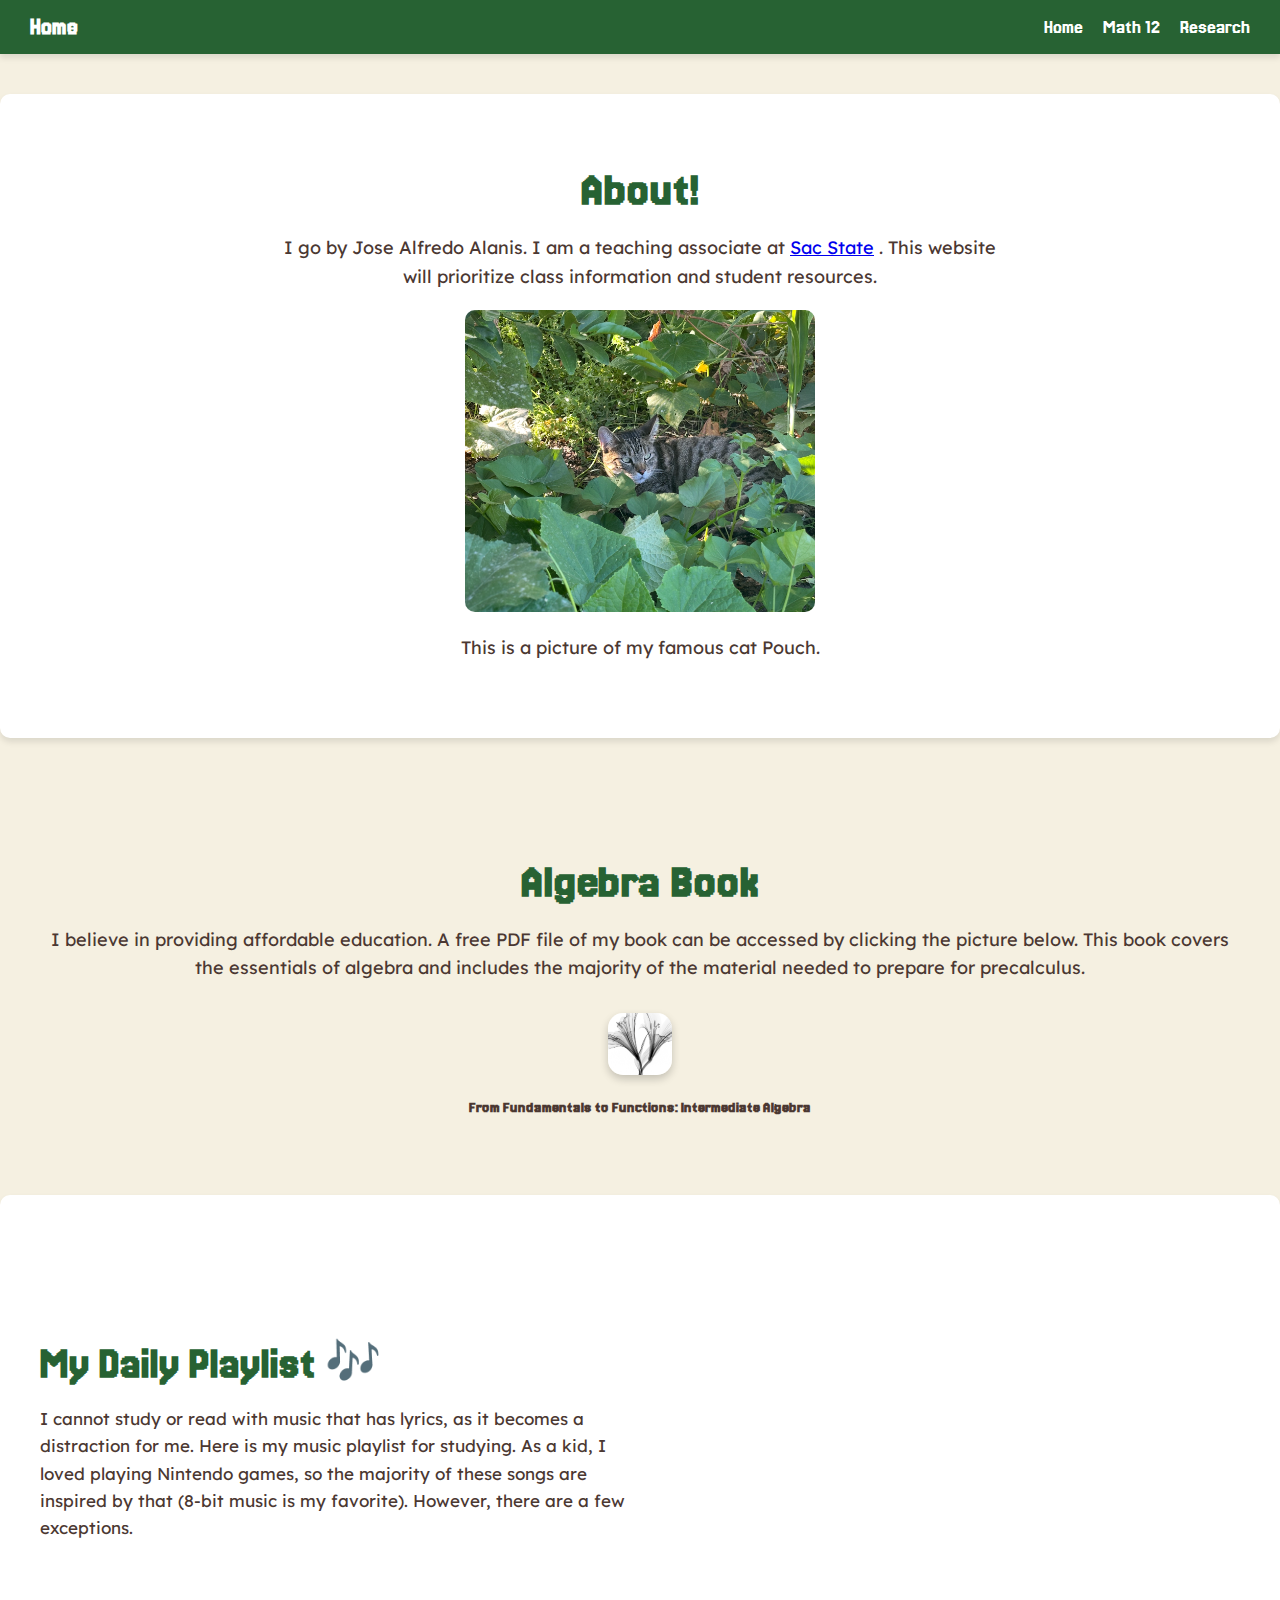
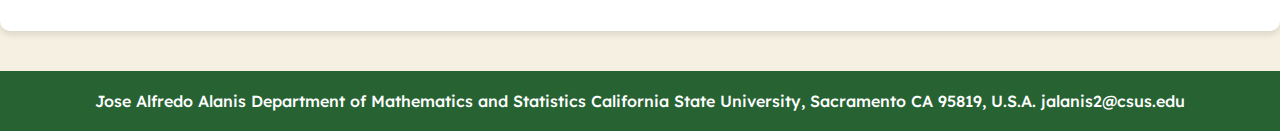
<file: JoseAlanisWeb/index.html>
<!DOCTYPE html>
<html lang="en">

<head>
  <meta charset="UTF-8">
  <meta name="viewport" content="width=device-width, initial-scale=1.0">
  <link rel="preconnect" href="https://fonts.googleapis.com">
  <link rel="preconnect" href="https://fonts.gstatic.com" crossorigin>
  <link href="https://fonts.googleapis.com/css2?family=Jersey+15&family=Jersey+20&family=Lexend+Deca:wght@100..900&display=swap" rel="stylesheet">
  <link rel="stylesheet" href="home.css">
  <link rel="stylesheet" href="style.css">

  <title>Jose Alanis</title>
</head>

<body>
  <header class="aesthetic-header">
    <div class="logo">Home</div>
    <nav>
      <ul class="nav-links">
        <li><a href="index.html">Home</a></li>
        <li><a href="Math12.html">Math 12</a></li>
        <li><a href="Research.html">Research</a></li>
      </ul>
    </nav>
  </header>

  <section class="intro">
    <div class="intro-text">
      <h1>About! </h1>
      <p>
        I go by Jose Alfredo Alanis. I am a teaching associate at <a href="https://www.csus.edu/college/natural-sciences-mathematics/mathematics-statistics/">Sac State</a>
. This website will prioritize class information and student resources. 
      </p>
      <p>
        <!--When I'm not geeking out over code, you’ll probably find me painting, exploring artistic vibes, or diving into
        the latest trends.
        Thanks for stopping by and feel free to explore! 🚀 -->
      </p>
    <div class="intro-photo">
      <img src="./assets/Mrpeaks.png" alt="Pic of pouch" />
      <p>This is a picture of my famous cat Pouch.</p>
    </div>
  </section>
  
  <!-- Logos sourced from the web via Google -->
  <!--<section class="About">
    <h2>Technologies I Use 💻</h2>
    <p>
      Here are some of the tools and technologies I’ve been working with. Whether it’s building backend systems or designing creative solutions, these are my go-to tools!
    </p>
    <div class="tech-grid">
      <div class="tech-item">
        <img src="assets/html.png" alt="HTML Icon" />
        <span>HTML</span>
      </div>
      <div class="tech-item">
        <img src="assets/css-logo.png" alt="CSS Icon" />
        <span>CSS</span>
      </div>
      <div class="tech-item">
        <img src="assets/ts.png" alt="TypeScript Icon" />
        <span>TypeScript</span>
      </div>
      <div class="tech-item">
        <img src="assets/download.png" alt="Node.js Icon" />
        <span>Node.js</span>
      </div>
      <div class="tech-item">
        <img src="assets/prisma-2.svg" alt="Prisma Icon" />
        <span>Prisma</span>
      </div>
      <div class="tech-item">
        <img src="assets/postgresql.png" alt="Postgresql Icon" />
        <span>Postgresql</span>
      </div>
    </div>
  </section>


  <!-- Logos sourced from the web via Google -->



  <!-- Logos sourced from the web via Google -->
  <section class="book">
    <section class="Algebra Book">
      <h2>Algebra Book</h2>
      <p>
      I believe in providing affordable education. A free PDF file of my book can be accessed by clicking the picture below. This book covers the essentials of algebra and includes the majority of the material needed to prepare for precalculus.      </p>
      <div class="tech-grid">
        <div class="tech-item">
          <a href="assets/SP25BOOK.pdf" download="SP25BOOK.pdf">
            <img src="assets/flower.png" alt="From Fundamentals to Functions: Intermediate Algebra" class="flower-image" />
          </a>
          <span>From Fundamentals to Functions: Intermediate Algebra</span>
        </div>
      </div>
    </section>
  </section>
  
  <section class="youtube-section">
    <div class="youtube-content">
      <div class="youtube-text">
        <h2>My Daily Playlist 🎶</h2>
        <p>
        I cannot study or read with music that has lyrics, as it becomes a distraction for me. Here is my music playlist for studying. As a kid, I loved playing Nintendo games, so the majority of these songs are inspired by that (8-bit music is my favorite). However, there are a few exceptions.        </p>
      </div>
      <div class="youtube-embed">
        <iframe 
          width="100%" 
          height="352" 
          src="https://www.youtube.com/embed/videoseries?list=PLwO1mdYs0VWtY2xNvkm44AhH9fG_YFkOb" 
          title="YouTube playlist" 
          frameborder="0" 
          allow="accelerometer; autoplay; clipboard-write; encrypted-media; gyroscope; picture-in-picture" 
          allowfullscreen>
        </iframe>
      </div>
    </div>
  </section>


  <footer class="footer">
    <p>Jose Alfredo Alanis
    Department of Mathematics and Statistics
    California State University, Sacramento
   CA 95819, U.S.A.

    jalanis2@csus.edu</p>
  </footer>


</body>

</html>
</file>
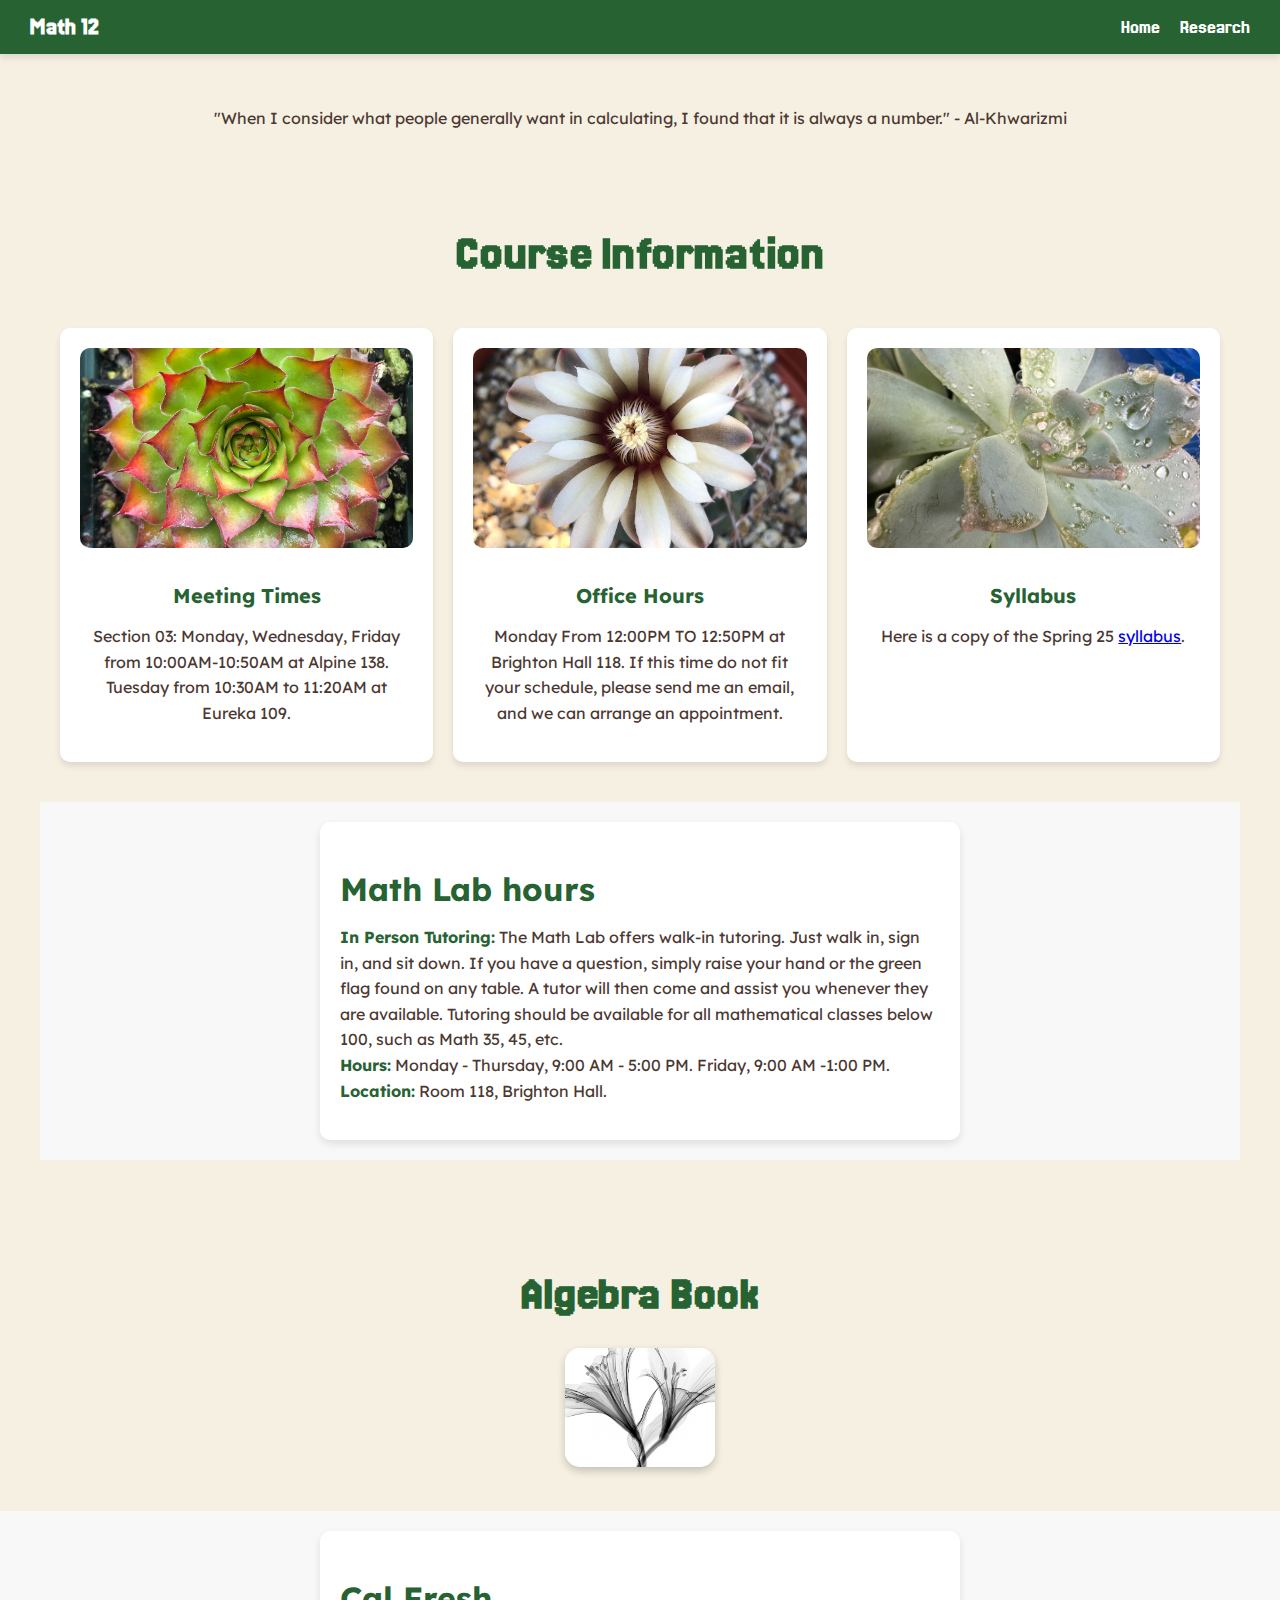
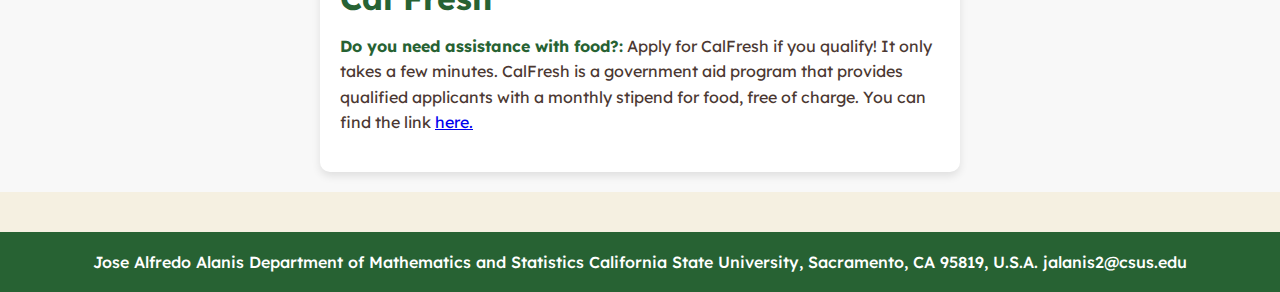
<file: JoseAlanisWeb/Math12.html>
<!DOCTYPE html>
<html lang="en">

<head>
  <meta charset="UTF-8">
  <meta name="viewport" content="width=device-width, initial-scale=1.0">
  <link rel="stylesheet" href="style.css">
  <link rel="preconnect" href="https://fonts.googleapis.com">
  <link rel="preconnect" href="https://fonts.gstatic.com" crossorigin>
  <link href="https://fonts.googleapis.com/css2?family=Jersey+15&family=Jersey+20&family=Lexend+Deca:wght@100..900&display=swap" rel="stylesheet">
  <link rel="stylesheet" href="Math12.css">
  <title>Math12</title>
</head>

<body>
  <header class="aesthetic-header">
    <div class="logo">Math 12</div>
    <nav>
      <ul class="nav-links">
        <li><a href="index.html">Home</a></li>
        <li><a href="Research.html">Research</a></li>
      </ul>
    </nav>
  </header>

  <section class="Math12-intro">
    <div class="Math12-intro-text">
      <p>
        "When I consider what people generally want in calculating, I found that it is always a number." - Al-Khwarizmi
      </p>
  </section>

  <!-- All images from here on are from personal and original projects. If you have any questions, feel free to reach out to me. -->
  
  <main class="Math12-container">
      <h1>Course Information</h1>
      <div class="Math12-grid">
        <div class="Math12-item">
          <img class="Math12-image" src="assets/Henchick.jpg" alt="Project 1 image, consists of a website built to support studies">
          <h2>Meeting Times</h2>
          <p>Section 03: Monday, Wednesday, Friday from 10:00AM-10:50AM at Alpine 138. Tuesday from 10:30AM to 11:20AM at Eureka 109.</p>
        </div>
        <div class="Math12-item">
          <img class="Math12-image" src="assets/gymno.jpg" alt="Project 2 image, consists of an interactive dashboard">
          <h2>Office Hours</h2>
          <p>Monday From 12:00PM TO 12:50PM at Brighton Hall 118. If this time do not fit your schedule, please send me an email, and we can arrange an appointment.</p>
        </div>
        <div class="Math12-item">
          <img class="Math12-image" src="assets/succ.jpg" alt="Project 3 image, consists of a website built using bootstrap">
          <h2>Syllabus</h2>
          <p>Here is a copy of the Spring 25 <a href="assets/MATH12SP25.pdf" download="Syllabus.pdf">syllabus</a>.</p>
        </div>
      </div>

    <section class="course-info">
      <div class="course-info-box">
        <h2>Math Lab hours</h2>
        <p>
          <strong>In Person Tutoring:</strong> The Math Lab offers walk-in tutoring. Just walk in, sign in, and sit down. If you have a question, simply raise your hand or the green flag found on any table. A tutor will then come and assist you whenever they are available. Tutoring should be available for all mathematical classes below 100, such as Math 35, 45, etc. <br>
          <strong> Hours:</strong> Monday - Thursday, 9:00 AM - 5:00 PM. Friday, 9:00 AM -1:00 PM. <br>
          <strong>Location:</strong> Room 118, Brighton Hall.
        </p>
      </div>
    </section>
    
  </main>


</body>

  <section class="book">
    <section class="Algebra Book">
      <h2>Algebra Book</h2>
      <p>
            </p>
      <div class="tech-grid">
        <div class="tech-item">
          <a href="assets/SP25BOOK.pdf" download="SP25BOOK.pdf">
            <img src="assets/flower.png" alt="From Fundamentals to Functions: Intermediate Algebra" class="flower-image" />
          </a>
          
        </div>
      </div>
    </section>
  </section>

  <section class="course-info">
    <div class="course-info-box">
      <h2>Cal Fresh</h2>
      <p>
        <strong>Do you need assistance with food?:</strong> Apply for CalFresh if you qualify! It only takes a few minutes. CalFresh is a government aid program that provides qualified applicants with a monthly stipend for food, free of charge. You can find the link <a href="https://www.getcalfresh.org">here.</a>
 
  </section>

  <footer class="footer">
    <p>Jose Alfredo Alanis
    Department of Mathematics and Statistics
    California State University, Sacramento, CA 95819, U.S.A.

    jalanis2@csus.edu</p>
  </footer>


</html>
</file>
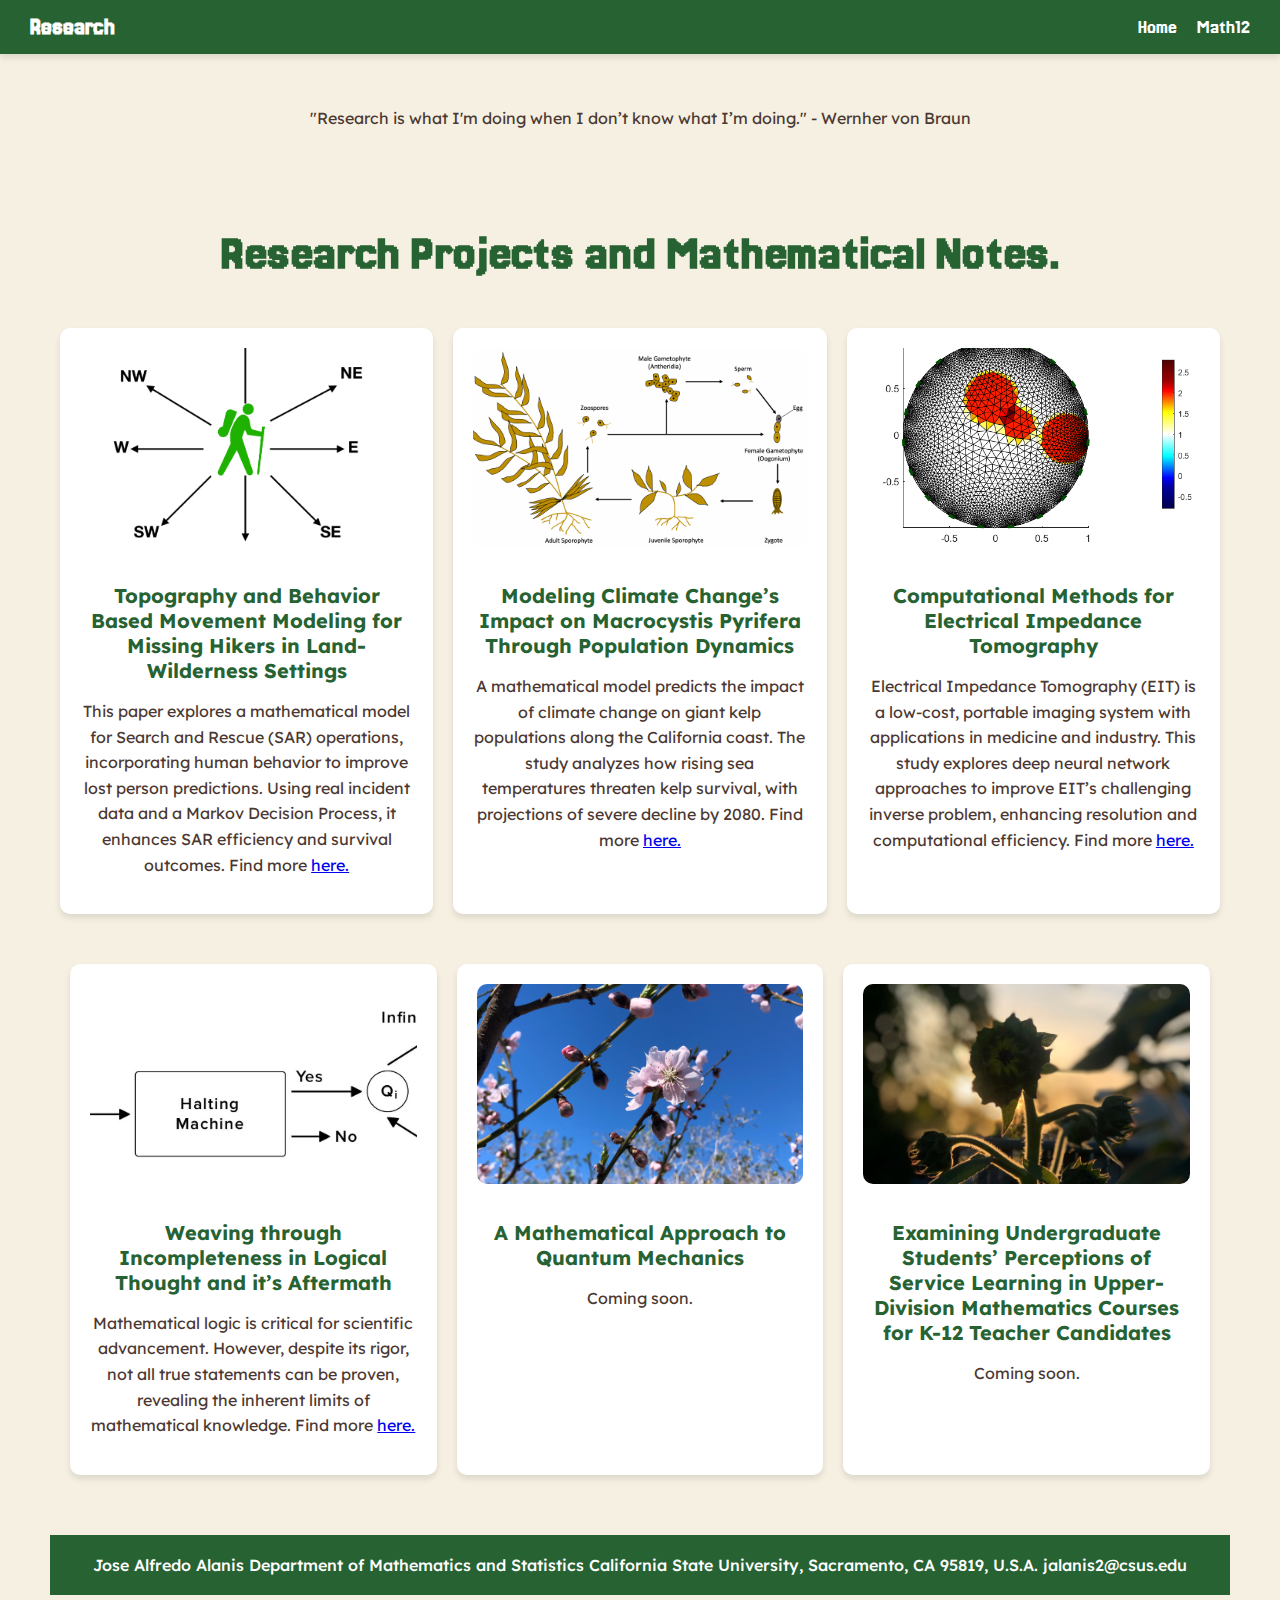
<file: JoseAlanisWeb/Research.html>
<!DOCTYPE html>
<html lang="en">

<head>
  <meta charset="UTF-8">
  <meta name="viewport" content="width=device-width, initial-scale=1.0">
  <link rel="stylesheet" href="style.css">
  <link rel="preconnect" href="https://fonts.googleapis.com">
  <link rel="preconnect" href="https://fonts.gstatic.com" crossorigin>
  <link href="https://fonts.googleapis.com/css2?family=Jersey+15&family=Jersey+20&family=Lexend+Deca:wght@100..900&display=swap" rel="stylesheet">
  <link rel="stylesheet" href="Research.css">
  <title>Research</title>
</head>

<body>
  <header class="aesthetic-header">
    <div class="logo">Research</div>
    <nav>
      <ul class="nav-links">
        <li><a href="index.html">Home</a></li>
        <li><a href="Math12.html">Math12</a></li>
      </ul>
    </nav>
  </header>

  <section class="Math12-intro">
    <div class="Math12-intro-text">
      <p>
        "Research is what I'm doing when I don’t know what I’m doing." - Wernher von Braun

      </p>
  </section>

  <!-- All images from here on are from personal and original projects. If you have any questions, feel free to reach out to me. -->

  <main class="Math12-container">
      <h1>Research Projects and Mathematical Notes.</h1>
      <div class="Math12-grid">
        <div class="Math12-item">
          <img class="Math12-image" src="assets/LOSTNPIC.png" alt="Project 1 image, consists of a website built to support studies">
          <h2>Topography and Behavior Based Movement Modeling for Missing
          Hikers in Land-Wilderness Settings</h2>
          <p>This paper explores a mathematical model for Search and Rescue (SAR) operations, incorporating human behavior to improve lost person predictions. Using real incident data and a Markov Decision Process, it enhances SAR efficiency and survival outcomes. Find more  <a href="assets/Lostandfound.pdf" download="LostandFound.pdf">here.</a>
        </div>
        <div class="Math12-item">
          <img class="Math12-image" src="assets/KelpLife.png" alt="Project 2 image, consists of an interactive dashboard">
          <h2>Modeling Climate Change’s Impact on Macrocystis Pyrifera Through Population Dynamics</h2>
          <p>A mathematical model predicts the impact of climate change on giant kelp populations along the California coast. The study analyzes how rising sea temperatures threaten kelp survival, with projections of severe decline by 2080. Find more <a href="assets/kelp.pdf" download="Kelp.pdf">here.</a></p>
        </div>
        <div class="Math12-item">
          <img class="Math12-image" src="assets/Shapes2.png" alt="Project 3 image, consists of a website built using bootstrap">
          <h2>Computational Methods for
Electrical Impedance Tomography</h2>
          <p>Electrical Impedance Tomography (EIT) is a low-cost, portable imaging system with applications in medicine and industry. This study explores deep neural network approaches to improve EIT’s challenging inverse problem, enhancing resolution and computational efficiency. Find more <a href="assets/eit.pdf" download="EIT.pdf">here.</a></p>
        </div>
      </div>



    
   
    <main class="Math12-container">
      <div class="Math12-grid">
        <div class="Math12-item">
          <img class="Math12-image" src="assets/haltingpic.png" alt="Project 1 image, consists of a website built to support studies">
          <h2>Weaving through Incompleteness in Logical
 Thought and it’s Aftermath</h2>
          <p>Mathematical logic is critical for scientific advancement. However, despite its rigor, not all true statements can be proven, revealing the inherent limits of mathematical knowledge. Find more <a href="assets/Halting.pdf" download="TheHaltingProblem.pdf">here.</a></p>
        </div>
        <div class="Math12-item">
          <img class="Math12-image" src="assets/pinkf.jpg" alt="Project 2 image, consists of an interactive dashboard">
          <h2>A Mathematical Approach to Quantum Mechanics</h2>
          <p>Coming soon.</p>
        </div>
        <div class="Math12-item">
          <img class="Math12-image" src="assets/sunflower.jpg" alt="Project 3 image, consists of a website built using bootstrap">
          <h2>Examining Undergraduate Students’ Perceptions of Service Learning in Upper-Division Mathematics Courses for K-12 Teacher Candidates </h2>
          <p>Coming soon.</p>
        </div>
      </div>

      </section>

      <footer class="footer">
        <p>Jose Alfredo Alanis
        Department of Mathematics and Statistics
        California State University, Sacramento, CA 95819, U.S.A.

        jalanis2@csus.edu</p>
      </footer>
</file>
<file: JoseAlanisWeb/home.css>
/* Intro Section */

.intro {
  display: flex;
  align-items: center;        /* Center items vertically */
  justify-content: center;    /* Center items horizontally */
  flex-direction: column;     /* Stack items vertically */
  padding: 40px;
  background-color: #ffffff;
  border-radius: 10px;
  box-shadow: 0 4px 6px rgba(0, 0, 0, 0.1);
  max-width: 1200px;
  margin: 40px auto;
  text-align: center;         /* Center-align text */
}

.intro-text {
  max-width: 60%;
  margin-bottom: 20px;        /* Add spacing between text and photo */
}

.intro-text h1 {
  font-size: 3rem;
  color: #276233;
  margin-bottom: 20px;
}

.intro-text p {
  font-family: "Lexend Deca", sans-serif;
  font-size: 18px;
  color: #4b3832;
  line-height: 1.6;
  margin-bottom: 15px;
}

.intro-photo img {
  width: 350px;
  transform: scaleX(-1);
  border-radius: 10px;
}

/* book Section */

.book {
  padding: 40px;
  background-color: #f5f0e1;
  text-align: center;
  color: #276233;
  border-radius: 10px;
  max-width: 1200px; 
  margin: 40px auto;
}

.book h2 {
  font-size: 3rem;
  color: #276233;
  margin-bottom: 20px;
}

.book p {
  font-size: 18px;
  margin-bottom: 30px;
  color: #4b3832;
  font-family: "Lexend Deca", sans-serif;
  line-height: 1.6;
}

.flower-image {
  border-radius: 15px; /* Adds rounded corners */
  box-shadow: 0 4px 8px rgba(0, 0, 0, 0.2); /* Adds a subtle shadow for depth */
  transition: transform 0.3s, box-shadow 0.3s; /* Smooth hover effect */
  width: 150px; /* Adjust image size */
  height: auto; /* Maintain aspect ratio */
}

.flower-image:hover {
  transform: scale(1.1); /* Slightly enlarges the image on hover */
  box-shadow: 0 8px 16px rgba(0, 0, 0, 0.3); /* Intensifies shadow on hover */
}

.tech-item {
  display: flex;
  flex-direction: column;
  align-items: center;
  text-align: center;
  gap: 10px; /* Adds space between the image and text */
}

span {
  font-size: 16px;
  color: #333; /* Text color */
  font-weight: 500;
}

.tech-grid {
  display: grid;
  grid-template-columns: repeat(auto-fit, minmax(120px, 1fr));
  gap: 20px;
  justify-items: center;
  align-items: center;
}

.tech-item {
  display: flex;
  flex-direction: column;
  align-items: center;
  text-align: center;
}

.tech-item img {
  width: 64px;
  height: 62px;
  margin-bottom: 10px;
  transition: transform 0.3s ease;
}

.tech-item img:hover {
  transform: scale(1.1);
}

.tech-item span {
  font-size: 1rem;
  font-weight: 600;
  color: #4b3832;
}

/* Spotify Section */

.youtube-section {
  padding: 40px;
  max-width: 1200px;
  margin: 40px auto;
  display: flex;
  align-items: center;
  gap: 30px;
  background-color: #ffffff;
  border-radius: 10px;
  box-shadow: 0 4px 6px rgba(0, 0, 0, 0.1);
}

.youtube-content {
  display: flex;
  justify-content: space-between;
  flex-wrap: wrap;
  gap: 20px;
}

.youtube-text {
  max-width: 50%;
}

.youtube-text h2 {
  font-size: 45px;
  color: #276233;
  margin-bottom: 10px;
  margin-top: 100px;
}

.youtube-text p {
  font-size: 17px;
  line-height: 1.6;
  color: #4b3832;
  font-family: "Lexend Deca", sans-serif;
}

.youtube-embed {
  flex: 1;
  min-width: 300px;
}

.youtube-embed iframe {
  width: 100%;
  height: 352px;
  border: none;
  border-radius: 12px;
}

/*Media Query for Spotify*/

@media (max-width: 768px) {
  .spotify-content {
    flex-direction: column;
  }

  .spotify-text {
    max-width: 100%;
  }

  .spotify-embed {
    margin-top: 20px;
  }
}

/* Media Query for Mobile */

@media (max-width: 768px) {
  .intro {
    flex-direction: column;
    text-align: center;
  }

  .intro-text {
    max-width: 100%;
  }

  .intro-photo img {
    margin-top: 20px;
  }

  .technologies {
    max-width: 100%;
  }
}
</file>
<file: JoseAlanisWeb/style.css>
body { 
  margin: 0;
  font-family: "Jersey 20", sans-serif;
  background-color: #f5f0e1;
  font-size: 20px;
}

.aesthetic-header {
  display: flex;
  justify-content: space-between;
  align-items: center;
  padding: 15px 30px;
  background-color: #276233;
  color: #fff;
  box-shadow: 0 4px 6px rgba(0, 0, 0, 0.1);
}

.logo {
  font-size: 1.5rem;
  font-weight: bold;
}

.nav-links {
  list-style: none;
  display: flex;
  gap: 20px;
  padding: 0;
  margin: 0;
}

.nav-links li {
  display: inline;
}

.nav-links a {
  text-decoration: none;
  color: #fff;
  font-weight: 500;
  transition: color 0.3s ease;
}

.nav-links a:hover {
  color: #fdd8a1;
}

.button {
  background-color: #fdd8a1;
  color: #4b3832;
  border: none;
  padding: 10px 20px;
  border-radius: 20px;
  cursor: pointer;
  font-weight: bold;
  transition: all 0.3s ease;
}

.footer {
  background-color: #276233;
  color: #fff;
  text-align: center;
  padding: 20px;
  font-size: 16px;
  font-family: "Lexend Deca", sans-serif;
  margin-top: 40px;
}

.footer p {
  margin: 0;
  font-weight: 500;
}

.Math12-grid {
  display: grid;
  grid-template-columns: repeat(3, 1fr); /* 3 items per row */
  gap: 20px;
  justify-content: center;
  padding: 20px;
}
</file>
<file: JoseAlanisWeb/Math12.css>
/* Intro section */

.intro {
  display: flex;
  align-items: center;
  justify-content: space-between;
  padding: 40px;
  border-radius: 10px;
  max-width: 1200px;
  margin: 10px auto;
}

.Math12-intro {
  display: flex;
  justify-content: center; /* Centers content horizontally */
  align-items: center; /* Centers content vertically */
  text-align: center; /* Centers text within the container */
  height: 10vh; /* Optional: Makes the section full height of the viewport */
  padding: 20px; /* Adds some spacing */
}

.Math12-intro-text p {
  font-size: 16px;
  color: #4b3832;
  line-height: 1.6;
  font-family: "Lexend Deca", sans-serif;
  margin: 0; /* Removes default margin for precise centering */
}

.intro-text {
  max-width: 60%;
}

.intro-text h1 {
  font-size: 3rem;
  color: #276233;
  margin-bottom: 20px;
}

.intro-text p {
  font-family: "Lexend Deca", sans-serif;
  font-size: 20px;
  color: #707070;
  line-height: 1.6;
  margin-bottom: 15px;
}

.intro-photo img {
  width: 400px;
  transform: scaleX(-1);
  border-radius: 10px; 
}

/* Projects section */

.Math12-container {
  padding: 10px;
  max-width: 1200px;
  margin: auto;
  text-align: center;
}

.Math12-container h1 {
  font-size: 50px;
  color: #276233;
  margin-bottom: 30px;
}

.Math12-grid {
  display: grid;
  grid-template-columns: repeat(auto-fit, minmax(300px, 1fr));
  gap: 20px;
}

.Math12-item {
  background-color: #fff;
  border-radius: 10px;
  padding: 20px;
  box-shadow: 0 4px 6px rgba(0, 0, 0, 0.1);
  transition: transform 0.3s ease, box-shadow 0.3s ease;
}

.Math12-item img {
  max-width: 100%;
  width: 100%; /* Ensure the image fills the container */
  height: 200px; /* Set a consistent height */
  object-fit: cover; /* Scale and crop the image to fit the dimensions */
  border-radius: 10px;
  margin-bottom: 15px;
}

.Math12-item h2 {
  font-size: 20px;
  color: #276233;
  margin-bottom: 10px;
  font-family: "Lexend Deca", sans-serif;
}

.Math12-item p {
  font-size: 16px;
  color: #4b3832;
  line-height: 1.6;
  font-family: "Lexend Deca", sans-serif;
}

.Math12-item:hover {
  transform: translateY(-5px);
  box-shadow: 0 6px 10px rgba(0, 0, 0, 0.2);
}

.course-info-box:hover {
  transform: translateY(-5px);
  box-shadow: 0 6px 10px rgba(0, 0, 0, 0.2);
}


/* Media Query for projects */

@media (max-width: 768px) {
  .Math12-grid {
    grid-template-columns: 1fr;
  }

  .Math12-item img {
    height: 150px; /* Reduce height for smaller screens */
  }
}

.book {
  padding: 20px;
  background-color: #f5f0e1;
  text-align: center;
  color: #276233;
  border-radius: 10px;
  max-width: 1200px; 
  margin: 20px auto;
}

.book h2 {
  font-size: 3rem;
  color: #276233;
  margin-bottom: 20px;
}

.book p {
  font-size: 18px;
  margin-bottom: 30px;
  color: #4b3832;
  font-family: "Lexend Deca", sans-serif;
  line-height: 1.6;
}

.flower-image {
  border-radius: 15px; /* Adds rounded corners */
  box-shadow: 0 4px 8px rgba(0, 0, 0, 0.2); /* Adds a subtle shadow for depth */
  transition: transform 0.3s, box-shadow 0.3s; /* Smooth hover effect */
  width: 150px; /* Adjust image size */
  height: auto; /* Maintain aspect ratio */
}

.flower-image:hover {
  transform: scale(1.1); /* Slightly enlarges the image on hover */
  box-shadow: 0 8px 16px rgba(0, 0, 0, 0.3); /* Intensifies shadow on hover */
}

/* Course Information Section */

.course-info {
  display: flex;
  justify-content: center; /* Centers the box horizontally */
  align-items: center; /* Centers content vertically if needed */
  padding: 20px;
  background-color: #f8f8f8; /* Light background for the section */
  margin: 20px auto;
}

.course-info-box {
  padding: 20px;
  background-color: #fff; /* White background for the box */
  border-radius: 10px;
  text-align: left; /* Align text to the left for readability */
  box-shadow: 0 4px 8px rgba(0, 0, 0, 0.1); /* Subtle shadow for depth */
  max-width: 600px; /* Limit width for a compact look */
  width: 100%; /* Ensure responsiveness */
}

.course-info-box h2 {
  font-size: 2rem;
  color: #276233; /* Green color matching your theme */
  margin-bottom: 10px;
  font-family: "Lexend Deca", sans-serif;
}

.course-info-box p {
  font-size: 16px;
  color: #4b3832;
  line-height: 1.6;
  font-family: "Lexend Deca", sans-serif;
}

.course-info-box strong {
  color: #276233; /* Highlight key information */
}
</file>
<file: JoseAlanisWeb/Research.css>
/* Intro section */

.intro {
  display: flex;
  align-items: center;
  justify-content: space-between;
  padding: 40px;
  border-radius: 10px;
  max-width: 1200px;
  margin: 10px auto;
}

.Math12-intro {
  display: flex;
  justify-content: center; /* Centers content horizontally */
  align-items: center; /* Centers content vertically */
  text-align: center; /* Centers text within the container */
  height: 10vh; /* Optional: Makes the section full height of the viewport */
  padding: 20px; /* Adds some spacing */
}

.Math12-intro-text p {
  font-size: 16px;
  color: #4b3832;
  line-height: 1.6;
  font-family: "Lexend Deca", sans-serif;
  margin: 0; /* Removes default margin for precise centering */
}

.intro-text {
  max-width: 60%;
}

.intro-text h1 {
  font-size: 3rem;
  color: #276233;
  margin-bottom: 20px;
}

.intro-text p {
  font-family: "Lexend Deca", sans-serif;
  font-size: 20px;
  color: #707070;
  line-height: 1.6;
  margin-bottom: 15px;
}

.intro-photo img {
  width: 400px;
  transform: scaleX(-1);
  border-radius: 10px; 
}

/* Projects section */

.Math12-container {
  padding: 10px;
  max-width: 1200px;
  margin: auto;
  text-align: center;
}

.Math12-container h1 {
  font-size: 50px;
  color: #276233;
  margin-bottom: 30px;
}

.Math12-grid {
  display: grid;
  grid-template-columns: repeat(auto-fit, minmax(300px, 1fr));
  gap: 20px;
}

.Math12-item {
  background-color: #fff;
  border-radius: 10px;
  padding: 20px;
  box-shadow: 0 4px 6px rgba(0, 0, 0, 0.1);
  transition: transform 0.3s ease, box-shadow 0.3s ease;
}

.Math12-item img {
  max-width: 100%;
  width: 100%; /* Ensure the image fills the container */
  height: 200px; /* Set a consistent height */
  object-fit: cover; /* Scale and crop the image to fit the dimensions */
  border-radius: 10px;
  margin-bottom: 15px;
}

.Math12-item h2 {
  font-size: 20px;
  color: #276233;
  margin-bottom: 10px;
  font-family: "Lexend Deca", sans-serif;
}

.Math12-item p {
  font-size: 16px;
  color: #4b3832;
  line-height: 1.6;
  font-family: "Lexend Deca", sans-serif;
}

.Math12-item:hover {
  transform: translateY(-5px);
  box-shadow: 0 6px 10px rgba(0, 0, 0, 0.2);
}

.course-info-box:hover {
  transform: translateY(-5px);
  box-shadow: 0 6px 10px rgba(0, 0, 0, 0.2);
}


/* Media Query for projects */

@media (max-width: 768px) {
  .Math12-grid {
    grid-template-columns: 1fr;
  }

  .Math12-item img {
    height: 150px; /* Reduce height for smaller screens */
  }
}

.book {
  padding: 20px;
  background-color: #f5f0e1;
  text-align: center;
  color: #276233;
  border-radius: 10px;
  max-width: 1200px; 
  margin: 20px auto;
}

.book h2 {
  font-size: 3rem;
  color: #276233;
  margin-bottom: 20px;
}

.book p {
  font-size: 18px;
  margin-bottom: 30px;
  color: #4b3832;
  font-family: "Lexend Deca", sans-serif;
  line-height: 1.6;
}

.flower-image {
  border-radius: 15px; /* Adds rounded corners */
  box-shadow: 0 4px 8px rgba(0, 0, 0, 0.2); /* Adds a subtle shadow for depth */
  transition: transform 0.3s, box-shadow 0.3s; /* Smooth hover effect */
  width: 150px; /* Adjust image size */
  height: auto; /* Maintain aspect ratio */
}

.flower-image:hover {
  transform: scale(1.1); /* Slightly enlarges the image on hover */
  box-shadow: 0 8px 16px rgba(0, 0, 0, 0.3); /* Intensifies shadow on hover */
}

/* Course Information Section */

.course-info {
  display: flex;
  justify-content: center; /* Centers the box horizontally */
  align-items: center; /* Centers content vertically if needed */
  padding: 20px;
  background-color: #f8f8f8; /* Light background for the section */
  margin: 20px auto;
}

.course-info-box {
  padding: 20px;
  background-color: #fff; /* White background for the box */
  border-radius: 10px;
  text-align: left; /* Align text to the left for readability */
  box-shadow: 0 4px 8px rgba(0, 0, 0, 0.1); /* Subtle shadow for depth */
  max-width: 600px; /* Limit width for a compact look */
  width: 100%; /* Ensure responsiveness */
}

.course-info-box h2 {
  font-size: 2rem;
  color: #276233; /* Green color matching your theme */
  margin-bottom: 10px;
  font-family: "Lexend Deca", sans-serif;
}

.course-info-box p {
  font-size: 16px;
  color: #4b3832;
  line-height: 1.6;
  font-family: "Lexend Deca", sans-serif;
}

.course-info-box strong {
  color: #276233; /* Highlight key information */
}


@media (max-width: 600px) {
  .research-grid {
    grid-template-columns: repeat(1, 1fr); /* One column per row on mobile */
  }
}
</file>
